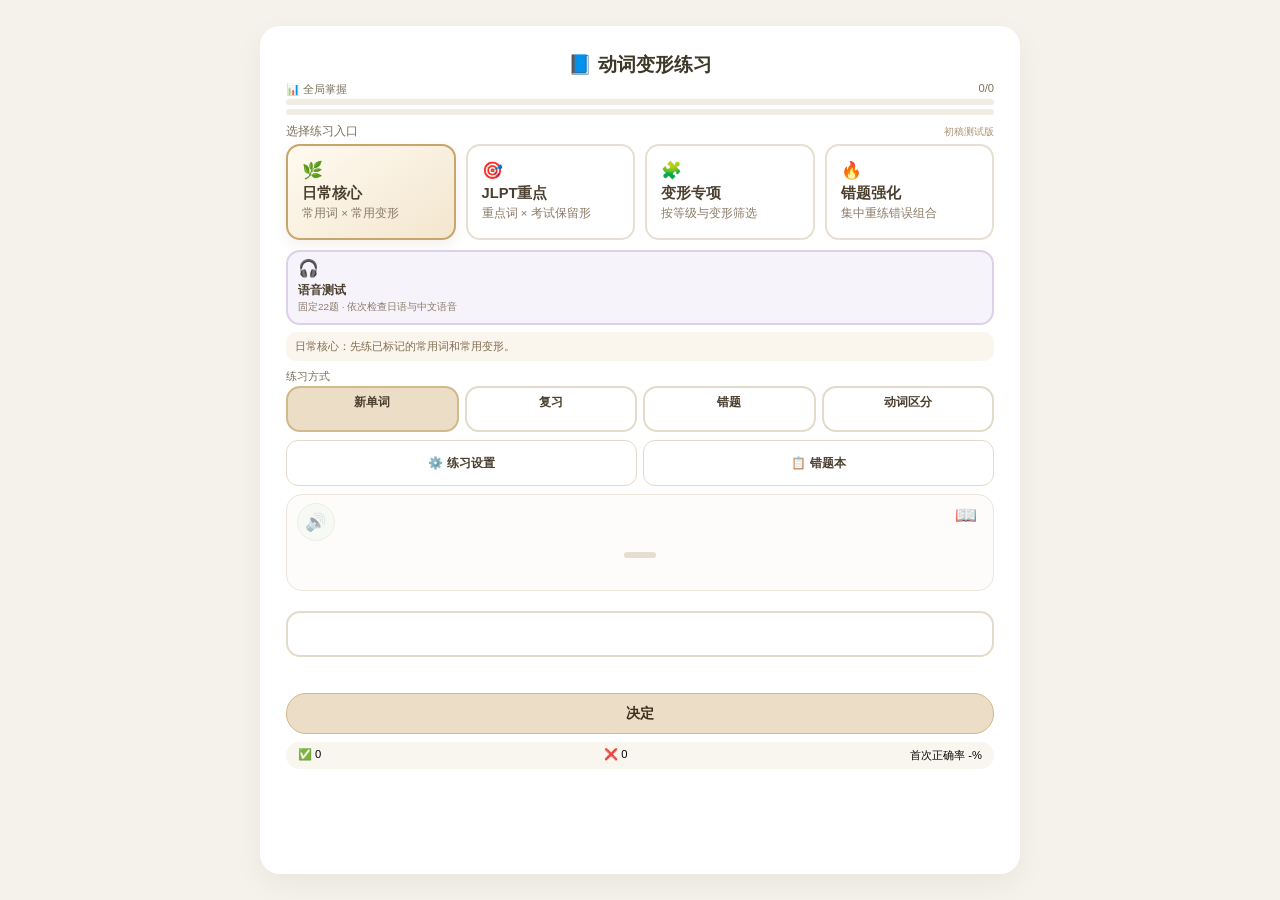
<file: index.html>
<!DOCTYPE html>
<html lang="ja">
<head>
  <meta charset="UTF-8">
  <meta name="viewport" content="width=device-width, initial-scale=1.0, viewport-fit=cover">
  <title>动词变形练习 · 全功能版</title>
  <link rel="stylesheet" href="style.css?v=audio-logic-1">
</head>
<body>
<div class="container">
  <h2>📘 动词变形练习</h2>
  
  <div class="label" style="display:flex;justify-content:space-between">
    <span>📊 全局掌握</span><span id="globalProgressText">0/0</span>
  </div>
  <div class="global-bar-wrap"><div class="global-bar" id="globalProgressBar"></div></div>
  <div class="bar-wrap"><div class="bar" id="progressBar"></div></div>

  <div class="entry-title"><span>选择练习入口</span><span>初稿测试版</span></div>
  <div class="entry-grid" id="entryGrid">
    <button type="button" class="entry-card on" data-entry="daily">
      <span class="entry-icon">🌿</span><strong>日常核心</strong><small>常用词 × 常用变形</small>
    </button>
    <button type="button" class="entry-card" data-entry="jlpt">
      <span class="entry-icon">🎯</span><strong>JLPT重点</strong><small>重点词 × 考试保留形</small>
    </button>
    <button type="button" class="entry-card" data-entry="forms">
      <span class="entry-icon">🧩</span><strong>变形专项</strong><small>按等级与变形筛选</small>
    </button>
    <button type="button" class="entry-card" data-entry="mistakes">
      <span class="entry-icon">🔥</span><strong>错题强化</strong><small>集中重练错误组合</small>
    </button>
    <a class="voice-test-link" href="voice-test.html?v=audio-logic-1">
      <span class="entry-icon">🎧</span><strong>语音测试</strong><small>固定22题 · 依次检查日语与中文语音</small>
    </a>
  </div>
  <div class="preset-note" id="presetNote">日常核心：先练已标记的常用词和常用变形。</div>
  
  <div class="label">练习方式</div>
  <div class="mode-row">
    <div class="mode-btn on" data-mode="new">新单词</div>
    <div class="mode-btn" data-mode="review">复习</div>
    <div class="mode-btn" data-mode="error">错题</div>
    <div class="mode-btn" data-mode="classify">动词区分</div>
  </div>

  <div class="top-actions">
    <button class="btn-small" id="settingsToggle">⚙️ 练习设置</button>
    <button class="btn-small" id="errBookBtn">📋 错题本</button>
  </div>

  <div class="collapsible hidden" id="settingsPanel">
    <div class="label">日常使用频率（可多选）</div>
    <div class="chip-row" id="usageChips">
      <span class="chip on" data-usage="high">常用</span>
      <span class="chip on" data-usage="normal">一般</span>
      <span class="chip" data-usage="low">不常用</span>
      <span class="chip" data-usage="pending">待补充</span>
    </div>
    <div class="label">JLPT重要度（初稿，可多选）</div>
    <div class="chip-row" id="examChips">
      <span class="chip on" data-exam="focus">考试重点</span>
      <span class="chip on" data-exam="common">考试常见</span>
      <span class="chip on" data-exam="supplement">补充词</span>
      <span class="chip on" data-exam="pending">待补充</span>
    </div>
    <div class="label">变形练习价值（可多选）</div>
    <div class="chip-row" id="formStatusChips">
      <span class="chip on" data-form-status="core">常用变形</span>
      <span class="chip" data-form-status="exam">考试保留</span>
      <span class="chip" data-form-status="rare">低频变形</span>
    </div>
    <div class="pilot-note" id="pilotNote">初稿只标记一部分代表词；未标记内容显示“待补充”。</div>
    <div class="label">变形种类（可多选）</div>
    <div class="chip-row" id="formChips">
      <span class="chip on" data-form="masu">礼貌形（ます）</span>
      <span class="chip on" data-form="te">て形（连接）</span>
      <span class="chip on" data-form="ta">た形（过去）</span>
      <span class="chip on" data-form="nai">ない形（否定）</span>
      <span class="chip on" data-form="potential">可能</span>
      <span class="chip on" data-form="volitional">意志</span>
      <span class="chip on" data-form="passive">被动形</span>
      <span class="chip on" data-form="causative">使役态</span>
      <span class="chip on" data-form="ba">假定形（ば）</span>
      <span class="chip on" data-form="imperative">命令</span>
      <span class="chip on" data-form="causativePassive">使役被动形</span>
      <span class="chip on" data-form="prohibition">禁止形（な）</span>
    </div>
    <div class="label">难度</div>
    <div class="chip-row" id="levelChips">
      <span class="chip on" data-level="N5">N5</span>
      <span class="chip on" data-level="N4">N4</span>
      <span class="chip on" data-level="N3">N3</span>
      <span class="chip on" data-level="N2">N2</span>
    </div>
    <div class="label">活用分类（可多选）</div>
    <div class="chip-row" id="typeChips">
      <span class="chip on" data-type="I">一类动词</span>
      <span class="chip on" data-type="II">二类动词</span>
      <span class="chip on" data-type="III">三类动词</span>
    </div>
    <div class="label">自他分类（可多选）</div>
    <div class="chip-row" id="transChips">
      <span class="chip on" data-trans="vi">自动词</span>
      <span class="chip on" data-trans="vt">他动词</span>
    </div>
    <div class="label">答对后的语音</div>
    <div class="chip-row" id="speechChips">
      <span class="chip on" id="autoSpeakChip" role="button" tabindex="0" aria-pressed="true">🔊 答对后自动朗读</span>
    </div>
    <div class="voice-controls" aria-label="语音音量和语速设置">
      <label class="voice-control" for="japaneseVolume">
        <span>日语音量 <output id="japaneseVolumeValue">85%</output></span>
        <input id="japaneseVolume" type="range" min="0" max="100" step="5" value="85">
      </label>
      <label class="voice-control" for="chineseVolume">
        <span>中文音量 <output id="chineseVolumeValue">100%</output></span>
        <input id="chineseVolume" type="range" min="0" max="100" step="5" value="100">
      </label>
      <label class="voice-control" for="chineseRate">
        <span>中文语速 <output id="chineseRateValue">0.88×</output></span>
        <input id="chineseRate" type="range" min="0.70" max="1.05" step="0.01" value="0.88">
      </label>
    </div>
    <div class="pilot-note" id="voiceStatus">正在载入日语和中文固定语音…</div>
    <div class="label">每轮数量</div>
    <div class="chip-row" id="numChips">
      <span class="chip on" data-num="10">10</span>
      <span class="chip" data-num="20">20</span>
      <span class="chip" data-num="30">30</span>
      <span class="chip" data-num="50">50</span>
    </div>
    <div class="filter-summary" id="filterSummary">正在计算当前范围…</div>
  </div>

  <div id="practiceArea">
    <div class="card">
      <button type="button" class="speak-btn" id="speakBtn" title="答对后可重播日语和中文" aria-label="答对后重播日语和中文" disabled>🔊</button>
      <button class="rule-btn" id="ruleBtn" title="变形规则">📖</button>
      <div class="verb" id="verb"></div>
      <div class="kana" id="kana"></div>
      <div class="question-tags" id="verbTags"></div>
      <div class="form-badge" id="form"></div>
      <div class="rule-box hidden" id="ruleBox"></div>
    </div>
    <div class="collapsible hidden" id="classifyArea">
      <div class="label">选择活用分类</div>
      <div class="chip-row" id="classTypeAnswers">
        <span class="chip" data-answer-type="I">一类动词</span>
        <span class="chip" data-answer-type="II">二类动词</span>
        <span class="chip" data-answer-type="III">三类动词</span>
      </div>
      <div class="label">选择自他分类</div>
      <div class="chip-row" id="classTransAnswers">
        <span class="chip" data-answer-trans="vi">自动词</span>
        <span class="chip" data-answer-trans="vt">他动词</span>
      </div>
    </div>
    <input type="text" id="answer" placeholder="">
    <div class="msg" id="msg"></div>
    <div class="btn-row">
      <button id="submitBtn">决定</button>
      <button id="nextBtn" class="next hidden">下一题</button>
    </div>
    <div id="resultInfo" class="hidden">
      <div class="info" id="meaning"></div>
      <div class="example" id="example"></div>
    </div>
    <div class="stats">
      <span>✅ <span id="ok">0</span></span>
      <span>❌ <span id="ng">0</span></span>
      <span>首次正确率 <span id="rate">-</span>%</span>
    </div>
  </div>

  <div id="resultArea" class="hidden">
    <div class="result-box">
      <h3>🎉 本轮完成</h3>
      <p id="resultText"></p>
    </div>
    <button id="retryBtn" style="width:100%;margin-bottom:6px">同样条件再来一组</button>
    <button id="resetBtn" style="width:100%;background:white;border:1px solid #ccc">返回设置</button>
  </div>
</div>

<div class="modal hidden" id="errModal">
  <div class="modal-box">
    <h3>📋 错题本</h3>
    <div id="errList"></div>
    <button id="closeErrBtn" style="width:100%;margin-top:8px">关闭</button>
    <button id="clearErrBtn" style="width:100%;background:#fae3e3;margin-top:4px">清空错题</button>
  </div>
</div>

<script src="verbs.js?v=audio-logic-1"></script>
<script src="app.js?v=audio-logic-2"></script>
</body>
</html>
</file>
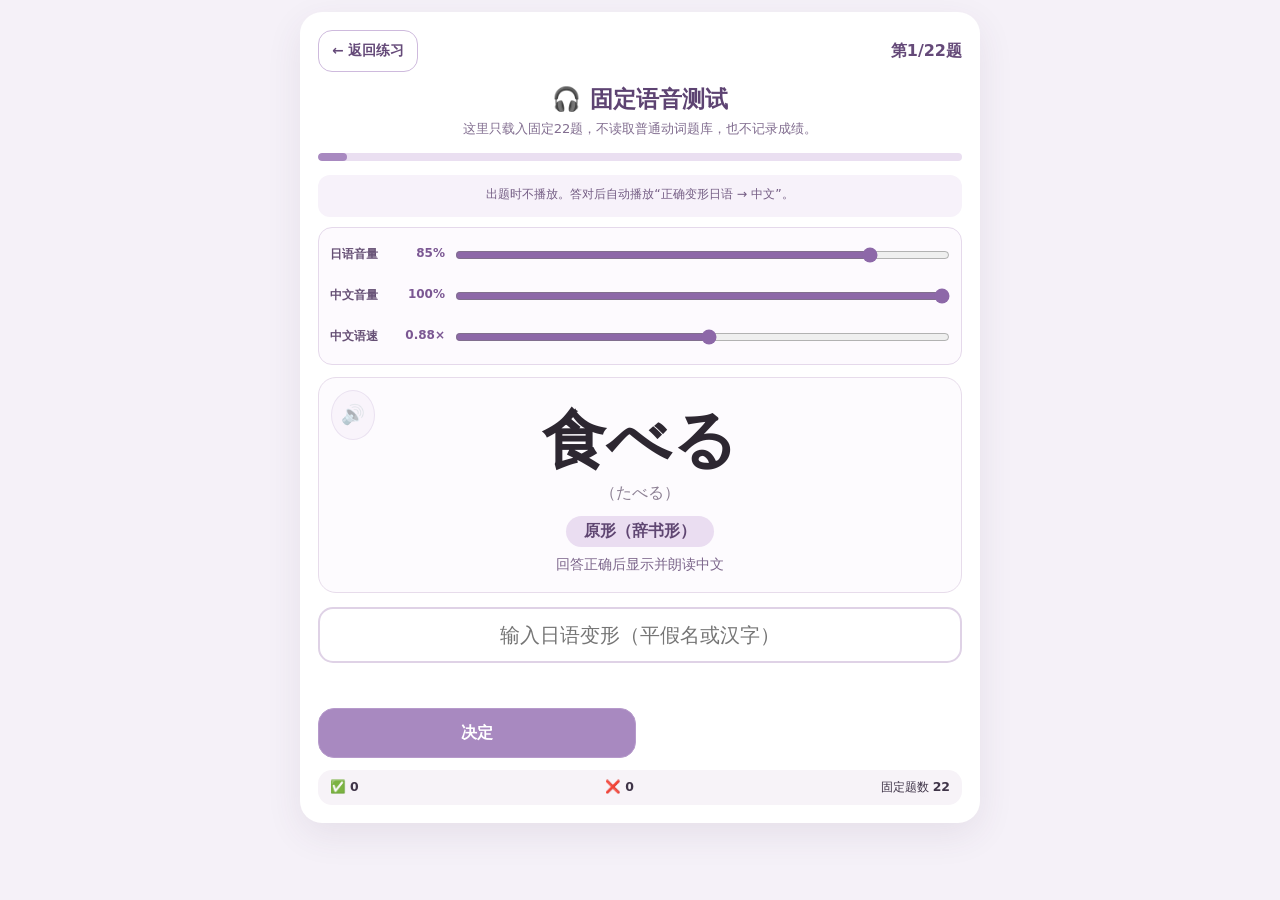
<file: voice-test.html>
<!DOCTYPE html>
<html lang="zh-CN">
<head>
  <meta charset="UTF-8">
  <meta name="viewport" content="width=device-width,initial-scale=1,viewport-fit=cover">
  <meta http-equiv="Cache-Control" content="no-cache, no-store, must-revalidate">
  <title>固定22题语音测试</title>
  <style>
    *{box-sizing:border-box;margin:0;padding:0}
    body{min-height:100vh;min-height:100dvh;background:#f5f1f8;color:#3f3448;font-family:system-ui,-apple-system,"Noto Sans SC","Noto Sans JP",sans-serif;padding:12px}
    .page{width:min(100%,680px);margin:0 auto;background:#fff;border-radius:22px;padding:18px;box-shadow:0 12px 36px rgba(76,50,94,.09)}
    .top{display:flex;align-items:center;justify-content:space-between;gap:12px}
    .back{display:inline-flex;align-items:center;min-height:42px;padding:8px 13px;border:1px solid #cebadd;border-radius:14px;background:#fff;color:#654a79;text-decoration:none;font-weight:700;font-size:.86rem}
    .counter{font-size:1rem;font-weight:800;color:#654a79;white-space:nowrap}
    h1{text-align:center;font-size:1.45rem;margin:12px 0 4px;color:#5d4372}
    .sub{text-align:center;color:#826e90;font-size:.82rem;line-height:1.5}
    .bar-wrap{height:8px;background:#eadff1;border-radius:999px;overflow:hidden;margin:14px 0}
    .bar{height:100%;width:4.55%;background:#a889c0;border-radius:999px;transition:width .2s ease}
    .audio-status{min-height:42px;padding:10px 12px;border-radius:12px;background:#f7f2fa;color:#745d84;text-align:center;font-size:.78rem;line-height:1.45;margin-bottom:10px}
    .voice-controls{display:grid;gap:9px;margin-bottom:12px;padding:11px;border:1px solid #e5d9eb;border-radius:14px;background:#fdfafe}
    .voice-control{display:grid;grid-template-columns:115px minmax(0,1fr);align-items:center;gap:10px;color:#654f74;font-size:.75rem;font-weight:800}
    .voice-control>span{display:flex;justify-content:space-between;gap:5px;white-space:nowrap}.voice-control output{color:#7b5793;font-variant-numeric:tabular-nums}
    .voice-control input[type="range"]{width:100%;min-height:32px;height:32px;margin:0;padding:0;border:0;border-radius:0;background:transparent;box-shadow:none;accent-color:#8d68a8;cursor:pointer}
    .question{position:relative;text-align:center;border:1px solid #e7dceb;border-radius:18px;padding:24px 12px 18px;background:#fdfbfe}
    .speak{position:absolute;left:12px;top:12px;width:44px;height:44px;border:1px solid #cdb9dc;border-radius:50%;background:#f3eaf8;color:#654a79;font-size:1.2rem;cursor:pointer}
    .speak:disabled{opacity:.38;cursor:not-allowed}
    .verb{font-size:clamp(2.5rem,11vw,4rem);font-weight:800;color:#2d2731;line-height:1.2}
    .reading{margin-top:5px;color:#8d8094;font-size:1rem}
    .form{display:inline-block;margin-top:12px;padding:5px 18px;border-radius:999px;background:#eaddf1;color:#5f4672;font-size:1rem;font-weight:800}
    .meaning{margin-top:9px;color:#7c668b;font-size:.86rem}
    input{width:100%;min-height:56px;margin:14px 0 9px;padding:10px 14px;border:2px solid #dfd2e6;border-radius:15px;text-align:center;font-size:1.25rem;outline:none}
    input:focus{border-color:#a889c0;box-shadow:0 0 0 3px rgba(168,137,192,.14)}
    input.wrong{border-color:#d88478;background:#fff8f7}
    input:disabled{background:#f2eff3;color:#9a929e}
    .message{min-height:30px;text-align:center;font-weight:800;line-height:1.45;margin-bottom:6px}
    .ok{color:#477445}.bad{color:#b3483c}
    button{min-height:50px;border:1px solid #b69acb;border-radius:16px;background:#a889c0;color:#fff;font-weight:800;font-size:1rem;cursor:pointer}
    .actions{display:grid;grid-template-columns:1fr 1fr;gap:9px}
    .next{background:#6d9b68;border-color:#5e895a}
    .hidden{display:none!important}
    .answer-info{margin-top:10px;padding:13px;border-radius:14px;background:#eef7eb;border-left:5px solid #7da676;color:#355e34;line-height:1.6}
    .answer-info strong{display:block;font-size:1.3rem}
    .stats{display:flex;justify-content:space-between;gap:8px;margin-top:12px;padding:9px 12px;border-radius:14px;background:#f7f3f8;font-size:.78rem}
    .finish{text-align:center;padding:28px 12px}
    .finish h2{color:#4d7549;margin-bottom:10px}
    .finish p{line-height:1.7;color:#5f5266}
    .finish a{display:block;margin-top:16px;padding:13px;border-radius:15px;background:#76558e;color:#fff;text-decoration:none;font-weight:800}
    audio{display:none}
    @media(max-width:599px){body{padding:0;background:#fff}.page{min-height:100vh;min-height:100dvh;border-radius:0;box-shadow:none;padding:max(15px,env(safe-area-inset-top)) max(15px,env(safe-area-inset-right)) max(15px,env(safe-area-inset-bottom)) max(15px,env(safe-area-inset-left))}.question{padding-top:28px}.stats{font-size:.74rem}}
  </style>
</head>
<body>
<main class="page">
  <div class="top">
    <a class="back" href="index.html?v=audio-logic-1">← 返回练习</a>
    <span class="counter" id="counter">第1/22题</span>
  </div>
  <h1>🎧 固定语音测试</h1>
  <p class="sub">这里只载入固定22题，不读取普通动词题库，也不记录成绩。</p>
  <div class="bar-wrap"><div class="bar" id="bar"></div></div>
  <div class="audio-status" id="audioStatus">出题时不播放。答对后自动播放“正确变形日语 → 中文”。</div>

  <div class="voice-controls" aria-label="语音音量和语速设置">
    <label class="voice-control" for="japaneseVolume">
      <span>日语音量 <output id="japaneseVolumeValue">85%</output></span>
      <input id="japaneseVolume" type="range" min="0" max="100" step="5" value="85">
    </label>
    <label class="voice-control" for="chineseVolume">
      <span>中文音量 <output id="chineseVolumeValue">100%</output></span>
      <input id="chineseVolume" type="range" min="0" max="100" step="5" value="100">
    </label>
    <label class="voice-control" for="chineseRate">
      <span>中文语速 <output id="chineseRateValue">0.88×</output></span>
      <input id="chineseRate" type="range" min="0.70" max="1.05" step="0.01" value="0.88">
    </label>
  </div>

  <section id="testArea">
    <div class="question">
      <button type="button" class="speak" id="speakBtn" aria-label="答对后重播日语和中文" title="答对后可重播日语和中文" disabled>🔊</button>
      <div class="verb" id="verb"></div>
      <div class="reading" id="reading"></div>
      <div class="form" id="form"></div>
      <div class="meaning" id="meaningHint">回答正确后显示并朗读中文</div>
    </div>
    <input type="text" id="answer" placeholder="输入日语变形（平假名或汉字）" autocomplete="off" autocapitalize="off" spellcheck="false">
    <div class="message" id="message"></div>
    <div class="actions" id="actions">
      <button type="button" id="submitBtn">决定</button>
      <button type="button" class="next hidden" id="nextBtn">下一题</button>
    </div>
    <div class="answer-info hidden" id="answerInfo"></div>
    <div class="stats"><span>✅ <b id="okCount">0</b></span><span>❌ <b id="wrongCount">0</b></span><span>固定题数 <b>22</b></span></div>
  </section>

  <section class="finish hidden" id="finishArea">
    <h2>22题语音测试完成</h2>
    <p id="finishText"></p>
    <a href="voice-test.html?v=audio-logic-1">重新测试22题</a>
    <a href="index.html?v=audio-logic-1">返回普通练习</a>
  </section>
  <audio id="voicePlayer" preload="auto" playsinline></audio>
</main>

<script>
(function() {
  'use strict';

  var QUESTIONS = [
    {base:'食べる',baseReading:'たべる',form:'原形（辞书形）',answer:'たべる',japanese:'食べる',meaning:'吃',jp:'audio/nemo-f6/taberu.mp3',zh:'audio/zh-melo-v2/chi.mp3'},
    {base:'食べる',baseReading:'たべる',form:'可能形',answer:'たべられる',japanese:'食べられる',meaning:'能吃',jp:'audio/nemo-f6/taberareru.mp3',zh:'audio/zh-melo-v2/neng-chi.mp3'},
    {base:'食べる',baseReading:'たべる',form:'被动形',answer:'たべられる',japanese:'食べられる',meaning:'被吃',jp:'audio/nemo-f6/taberareru.mp3',zh:'audio/zh-melo-v2/bei-chi.mp3'},
    {base:'食べる',baseReading:'たべる',form:'使役被动形',answer:'たべさせられる',japanese:'食べさせられる',meaning:'被迫吃',jp:'audio/nemo-f6/tabesaserareru.mp3',zh:'audio/zh-melo-v2/bei-po-chi.mp3'},
    {base:'行く',baseReading:'いく',form:'原形（辞书形）',answer:'いく',japanese:'行く',meaning:'去',jp:'audio/nemo-f6/iku.mp3',zh:'audio/zh-melo-v2/qu.mp3'},
    {base:'行く',baseReading:'いく',form:'て形',answer:'いって',japanese:'行って',meaning:'去',jp:'audio/nemo-f6/itte.mp3',zh:'audio/zh-melo-v2/qu.mp3'},
    {base:'行く',baseReading:'いく',form:'过去形（た形）',answer:'いった',japanese:'行った',meaning:'去了',jp:'audio/nemo-f6/itta.mp3',zh:'audio/zh-melo-v2/qu-le.mp3'},
    {base:'来る',baseReading:'くる',form:'否定形（ない形）',answer:'こない',japanese:'来ない',meaning:'不来',jp:'audio/nemo-f6/konai.mp3',zh:'audio/zh-melo-v2/bu-lai.mp3'},
    {base:'来る',baseReading:'くる',form:'可能形',answer:'こられる',japanese:'来られる',meaning:'能来',jp:'audio/nemo-f6/korareru.mp3',zh:'audio/zh-melo-v2/neng-lai.mp3'},
    {base:'来る',baseReading:'くる',form:'被动形',answer:'こられる',japanese:'来られる',meaning:'因为有人来而受到影响',jp:'audio/nemo-f6/korareru.mp3',zh:'audio/zh-melo-v2/yin-lai-er-shou-ying-xiang.mp3'},
    {base:'する',baseReading:'する',form:'原形（辞书形）',answer:'する',japanese:'する',meaning:'做',jp:'audio/nemo-f6/suru.mp3',zh:'audio/zh-melo-v2/zuo.mp3'},
    {base:'する',baseReading:'する',form:'可能形',answer:'できる',japanese:'できる',meaning:'能做',jp:'audio/nemo-f6/dekiru.mp3',zh:'audio/zh-melo-v2/neng-zuo.mp3'},
    {base:'読む',baseReading:'よむ',form:'原形（辞书形）',answer:'よむ',japanese:'読む',meaning:'读',jp:'audio/nemo-f6/yomu.mp3',zh:'audio/zh-melo-v2/du.mp3'},
    {base:'読む',baseReading:'よむ',form:'て形',answer:'よんで',japanese:'読んで',meaning:'读',jp:'audio/nemo-f6/yonde.mp3',zh:'audio/zh-melo-v2/du.mp3'},
    {base:'書く',baseReading:'かく',form:'原形（辞书形）',answer:'かく',japanese:'書く',meaning:'写',jp:'audio/nemo-f6/kaku.mp3',zh:'audio/zh-melo-v2/xie.mp3'},
    {base:'書く',baseReading:'かく',form:'假定形（ば形）',answer:'かけば',japanese:'書けば',meaning:'如果写',jp:'audio/nemo-f6/kakeba.mp3',zh:'audio/zh-melo-v2/ru-guo-xie.mp3'},
    {base:'話す',baseReading:'はなす',form:'原形（辞书形）',answer:'はなす',japanese:'話す',meaning:'说',jp:'audio/nemo-f6/hanasu.mp3',zh:'audio/zh-melo-v2/shuo.mp3'},
    {base:'話す',baseReading:'はなす',form:'使役被动形',answer:'はなさせられる',japanese:'話させられる',meaning:'被迫说',jp:'audio/nemo-f6/hanasaserareru.mp3',zh:'audio/zh-melo-v2/bei-po-shuo.mp3'},
    {base:'見る',baseReading:'みる',form:'原形（辞书形）',answer:'みる',japanese:'見る',meaning:'看',jp:'audio/nemo-f6/miru.mp3',zh:'audio/zh-melo-v2/kan.mp3'},
    {base:'見る',baseReading:'みる',form:'否定形（ない形）',answer:'みない',japanese:'見ない',meaning:'不看',jp:'audio/nemo-f6/minai.mp3',zh:'audio/zh-melo-v2/bu-kan.mp3'},
    {base:'起きる',baseReading:'おきる',form:'意志形',answer:'おきよう',japanese:'起きよう',meaning:'起床吧',jp:'audio/nemo-f6/okiyou.mp3',zh:'audio/zh-melo-v2/qi-chuang-ba.mp3'},
    {base:'泳ぐ',baseReading:'およぐ',form:'过去形（た形）',answer:'およいだ',japanese:'泳いだ',meaning:'游泳了',jp:'audio/nemo-f6/oyoida.mp3',zh:'audio/zh-melo-v2/you-yong-le.mp3'}
  ];

  var index = 0;
  var answered = false;
  var hadError = false;
  var okCount = 0;
  var wrongCount = 0;
  var audioQueue = [];
  var currentAudioKind = '';
  var nextAudioTimer = null;

  function readStoredNumber(key, fallback, min, max) {
    try {
      var value = parseFloat(localStorage.getItem(key));
      if (Number.isFinite(value) && value >= min && value <= max) return value;
    } catch (error) {}
    return fallback;
  }

  var japaneseVolume = readStoredNumber('verb_japanese_volume', 0.85, 0, 1);
  var chineseVolume = readStoredNumber('verb_chinese_volume', 1, 0, 1);
  var chineseRate = readStoredNumber('verb_chinese_rate', 0.88, 0.70, 1.05);

  var counter = document.getElementById('counter');
  var bar = document.getElementById('bar');
  var verb = document.getElementById('verb');
  var reading = document.getElementById('reading');
  var form = document.getElementById('form');
  var meaningHint = document.getElementById('meaningHint');
  var audioStatus = document.getElementById('audioStatus');
  var speakBtn = document.getElementById('speakBtn');
  var answer = document.getElementById('answer');
  var message = document.getElementById('message');
  var submitBtn = document.getElementById('submitBtn');
  var nextBtn = document.getElementById('nextBtn');
  var answerInfo = document.getElementById('answerInfo');
  var player = document.getElementById('voicePlayer');
  var japaneseVolumeInput = document.getElementById('japaneseVolume');
  var japaneseVolumeValue = document.getElementById('japaneseVolumeValue');
  var chineseVolumeInput = document.getElementById('chineseVolume');
  var chineseVolumeValue = document.getElementById('chineseVolumeValue');
  var chineseRateInput = document.getElementById('chineseRate');
  var chineseRateValue = document.getElementById('chineseRateValue');

  function currentQuestion() { return QUESTIONS[index]; }

  function normalize(value) {
    return String(value || '').normalize('NFKC').replace(/[\s。．.]/g, '').replace(/[ァ-ヶ]/g, function(character) {
      return String.fromCharCode(character.charCodeAt(0) - 96);
    });
  }

  function audioUrl(path) {
    return new URL(path, window.location.href).href;
  }

  function saveAudioSettings() {
    try {
      localStorage.setItem('verb_japanese_volume', String(japaneseVolume));
      localStorage.setItem('verb_chinese_volume', String(chineseVolume));
      localStorage.setItem('verb_chinese_rate', String(chineseRate));
    } catch (error) {}
  }

  function renderAudioSettings() {
    japaneseVolumeInput.value = String(Math.round(japaneseVolume * 100));
    japaneseVolumeValue.textContent = Math.round(japaneseVolume * 100) + '%';
    chineseVolumeInput.value = String(Math.round(chineseVolume * 100));
    chineseVolumeValue.textContent = Math.round(chineseVolume * 100) + '%';
    chineseRateInput.value = chineseRate.toFixed(2);
    chineseRateValue.textContent = chineseRate.toFixed(2) + '×';
  }

  function applyCurrentAudioSettings() {
    if (currentAudioKind === 'zh') {
      player.volume = chineseVolume;
      player.playbackRate = chineseRate;
      player.defaultPlaybackRate = chineseRate;
    } else {
      player.volume = japaneseVolume;
      player.playbackRate = 1;
      player.defaultPlaybackRate = 1;
    }
    player.preservesPitch = true;
    player.webkitPreservesPitch = true;
  }

  function stopAudio() {
    audioQueue = [];
    currentAudioKind = '';
    if (nextAudioTimer !== null) {
      clearTimeout(nextAudioTimer);
      nextAudioTimer = null;
    }
    try { player.pause(); player.currentTime = 0; } catch (error) {}
  }

  function playNextAudio() {
    nextAudioTimer = null;
    if (!audioQueue.length) {
      currentAudioKind = '';
      audioStatus.textContent = '播放完成。';
      return;
    }
    var item = audioQueue.shift();
    currentAudioKind = item.kind;
    player.src = audioUrl(item.path);
    applyCurrentAudioSettings();
    player.load();
    audioStatus.textContent = item.label;
    var playResult;
    try { playResult = player.play(); }
    catch (error) {
      audioQueue = [];
      audioStatus.textContent = '播放失败，请在答对后点左侧扬声器重试。';
      return;
    }
    if (playResult && typeof playResult.catch === 'function') {
      playResult.catch(function() {
        audioQueue = [];
        audioStatus.textContent = '浏览器阻止了播放，请在答对后点左侧扬声器重试。';
      });
    }
  }

  function continueAudioQueue() {
    if (currentAudioKind === 'ja' && audioQueue.length && audioQueue[0].kind === 'zh') {
      audioStatus.textContent = '日语播放完成，准备播放中文…';
      nextAudioTimer = setTimeout(playNextAudio, 260);
    } else {
      playNextAudio();
    }
  }

  function playItems(items) {
    stopAudio();
    audioQueue = items.slice();
    playNextAudio();
  }

  player.addEventListener('ended', continueAudioQueue);
  player.addEventListener('error', function() {
    var failed = player.currentSrc ? player.currentSrc.split('/').pop() : '未知文件';
    audioStatus.textContent = '语音文件读取失败：' + failed;
    continueAudioQueue();
  });

  function playCorrectSequence() {
    if (!answered) return;
    var question = currentQuestion();
    playItems([
      {kind:'ja',path:question.jp,label:'正在播放正确变形日语：' + question.japanese},
      {kind:'zh',path:question.zh,label:'正在播放中文：' + question.meaning}
    ]);
  }

  function renderQuestion(autoFocus) {
    stopAudio();
    var question = currentQuestion();
    counter.textContent = '第' + (index + 1) + '/22题';
    bar.style.width = (((index + 1) / QUESTIONS.length) * 100).toFixed(2) + '%';
    verb.textContent = question.base;
    reading.textContent = '（' + question.baseReading + '）';
    form.textContent = question.form;
    meaningHint.textContent = '回答正确后显示并朗读中文';
    audioStatus.textContent = '出题时不播放。答对后自动播放“正确变形日语 → 中文”。';
    answer.value = '';
    answer.className = '';
    answer.disabled = false;
    message.textContent = '';
    answerInfo.classList.add('hidden');
    answerInfo.innerHTML = '';
    submitBtn.classList.remove('hidden');
    nextBtn.classList.add('hidden');
    speakBtn.disabled = true;
    answered = false;
    hadError = false;
    if (autoFocus) {
      try { answer.focus({preventScroll:true}); } catch (error) { answer.focus(); }
    } else {
      answer.blur();
    }
  }

  function checkAnswer() {
    if (answered) return;
    var question = currentQuestion();
    var value = normalize(answer.value);
    if (!value) return;
    var correct = value === normalize(question.answer) || value === normalize(question.japanese);
    if (!correct) {
      if (!hadError) { wrongCount++; document.getElementById('wrongCount').textContent = wrongCount; }
      hadError = true;
      answer.value = '';
      answer.className = 'wrong';
      message.innerHTML = '<span class="bad">错误，正确答案：' + question.japanese + '（' + question.answer + '）<br>请重新输入正确答案</span>';
      try { answer.focus({preventScroll:true}); } catch (error) { answer.focus(); }
      return;
    }

    if (!hadError) { okCount++; document.getElementById('okCount').textContent = okCount; }
    answered = true;
    answer.className = '';
    answer.disabled = true;
    speakBtn.disabled = false;
    message.innerHTML = '<span class="ok">✔ 正确</span>';
    answerInfo.innerHTML = '<span>正确变形</span><strong>' + question.japanese + '（' + question.answer + '）</strong><span>中文：' + question.meaning + '</span>';
    answerInfo.classList.remove('hidden');
    meaningHint.textContent = '中文：' + question.meaning;
    submitBtn.classList.add('hidden');
    nextBtn.classList.remove('hidden');
    nextBtn.textContent = index === QUESTIONS.length - 1 ? '完成测试' : '下一题';
    playCorrectSequence();
  }

  function nextQuestion() {
    if (!answered) return;
    if (index >= QUESTIONS.length - 1) {
      stopAudio();
      document.getElementById('testArea').classList.add('hidden');
      document.getElementById('finishArea').classList.remove('hidden');
      counter.textContent = '第22/22题 · 已完成';
      bar.style.width = '100%';
      document.getElementById('finishText').textContent = '固定22题已全部完成。首次答对 ' + okCount + ' 题，答错过 ' + wrongCount + ' 题。';
      audioStatus.textContent = '语音测试完成。';
      return;
    }
    index++;
    renderQuestion(true);
  }

  speakBtn.addEventListener('click', playCorrectSequence);
  submitBtn.addEventListener('click', checkAnswer);
  nextBtn.addEventListener('click', nextQuestion);
  answer.addEventListener('keydown', function(event) {
    if (event.key !== 'Enter') return;
    if (answered) nextQuestion();
    else checkAnswer();
  });
  japaneseVolumeInput.addEventListener('input', function() {
    japaneseVolume = Math.max(0, Math.min(1, parseInt(japaneseVolumeInput.value, 10) / 100));
    saveAudioSettings(); renderAudioSettings(); applyCurrentAudioSettings();
  });
  chineseVolumeInput.addEventListener('input', function() {
    chineseVolume = Math.max(0, Math.min(1, parseInt(chineseVolumeInput.value, 10) / 100));
    saveAudioSettings(); renderAudioSettings(); applyCurrentAudioSettings();
  });
  chineseRateInput.addEventListener('input', function() {
    chineseRate = Math.max(0.70, Math.min(1.05, parseFloat(chineseRateInput.value)));
    saveAudioSettings(); renderAudioSettings(); applyCurrentAudioSettings();
  });

  window.__VOICE_TEST_QUESTIONS__ = QUESTIONS;
  window.__VOICE_TEST_STATE__ = function() {
    return {index:index,answered:answered,okCount:okCount,wrongCount:wrongCount,audioQueue:audioQueue.slice(),currentAudioKind:currentAudioKind};
  };
  renderAudioSettings();
  renderQuestion(false);
})();
</script>
</body>
</html>
</file>
<file: style.css>
*{margin:0;padding:0;box-sizing:border-box}
    body{font-family:sans-serif;background:#f5f2eb;display:flex;justify-content:center;padding:8px;min-height:100vh}
    .container{max-width:400px;width:100%;background:#fff;border-radius:20px;padding:16px;box-shadow:0 10px 30px rgba(0,0,0,0.05)}
    h2{font-size:1.2rem;color:#3d3929;margin-bottom:4px;text-align:center}
    .global-bar-wrap{background:#f1ede4;height:6px;border-radius:6px;margin-bottom:4px;overflow:hidden}
    .global-bar{height:100%;width:0;background:#a3b89b;border-radius:6px}
    .bar-wrap{background:#f1ede4;height:6px;border-radius:6px;margin-bottom:8px;overflow:hidden}
    .bar{height:100%;width:0;background:#c2a771;border-radius:6px}
    .entry-title{display:flex;align-items:center;justify-content:space-between;font-size:.72rem;color:#7c705b;margin:9px 0 5px}
    .entry-title span:last-child{font-size:.64rem;color:#ad9070}
    .entry-grid{display:grid;grid-template-columns:repeat(2,minmax(0,1fr));gap:7px;margin-bottom:7px}
    .entry-card{display:block;min-width:0;min-height:74px;padding:9px 10px;border:2px solid #e7dfd2;border-radius:14px;background:#fff;text-align:left;color:#4b3f2f;cursor:pointer;text-decoration:none}
    .entry-card.on{border-color:#c7a66c;background:linear-gradient(145deg,#fffaf0,#f3e6cf);box-shadow:0 5px 14px rgba(116,86,43,.09)}
    .entry-card .entry-icon{display:block;font-size:1.05rem;line-height:1;margin-bottom:5px}
    .entry-card strong{display:block;font-size:.78rem;line-height:1.2}
    .entry-card small{display:block;margin-top:3px;font-size:.62rem;line-height:1.3;color:#8a7b68;font-weight:500}
    .voice-test-entry{grid-column:1/-1;min-height:62px;background:#f7f3fb;border-color:#ddd0ea}
    .voice-test-entry.on{border-color:#a98bc5;background:linear-gradient(145deg,#fbf7ff,#eee3f7);box-shadow:0 5px 14px rgba(92,62,119,.1)}
    .voice-test-link{grid-column:1/-1;display:block;min-width:0;min-height:62px;padding:9px 10px;border:2px solid #ddd0ea;border-radius:14px;background:#f7f3fb;text-align:left;color:#4b3f2f;cursor:pointer;text-decoration:none}
    .voice-test-link .entry-icon{display:block;font-size:1.05rem;line-height:1;margin-bottom:5px}
    .voice-test-link strong{display:block;font-size:.78rem;line-height:1.2}
    .voice-test-link small{display:block;margin-top:3px;font-size:.62rem;line-height:1.3;color:#8a7b68;font-weight:500}
    .preset-note{background:#faf6ee;border-radius:10px;padding:7px 9px;margin-bottom:8px;font-size:.67rem;line-height:1.45;color:#806c50}
    .mode-row{display:flex;gap:6px;margin-bottom:8px}
    .mode-btn{flex:1;background:white;border:2px solid #e3dacb;padding:6px;border-radius:14px;font-size:0.75rem;font-weight:600;color:#4b3f2f;text-align:center;cursor:pointer}
    .mode-btn.on{background:#ebddc6;border-color:#d2b88a}
    .top-actions{display:flex;gap:6px;margin-bottom:8px}
    .btn-small{flex:1;background:white;border:1px solid #e3dacb;padding:6px 10px;border-radius:12px;font-size:0.75rem;font-weight:600;color:#4b3f2f;cursor:pointer;text-align:center}
    .collapsible{background:#faf8f3;border:1px solid #efe8da;border-radius:12px;padding:8px;margin-bottom:8px}
    .chip-row{display:flex;flex-wrap:wrap;gap:4px;margin-bottom:4px}
    .chip{background:white;border:2px solid #e3dacb;padding:4px 10px;border-radius:14px;font-size:0.7rem;font-weight:600;color:#4b3f2f;cursor:pointer}
    .chip.on{background:#ebddc6;border-color:#d2b88a}
    .label{font-size:0.7rem;color:#7c705b;margin-bottom:2px}
    .filter-summary{background:#f2eee6;border-radius:10px;padding:8px 9px;margin-top:7px;font-size:.68rem;line-height:1.45;color:#6f604d}
    .pilot-note{font-size:.64rem;line-height:1.45;color:#9b7c56;margin:2px 0 8px;padding-left:2px}
    .voice-controls{display:grid;gap:8px;margin:7px 0 8px;padding:10px;border:1px solid #e8dfd1;border-radius:12px;background:#fffdf9}
    .voice-control{display:grid;grid-template-columns:106px minmax(0,1fr);align-items:center;gap:10px;color:#655847;font-size:.7rem;font-weight:700}
    .voice-control>span{display:flex;justify-content:space-between;gap:5px;white-space:nowrap}
    .voice-control output{color:#8b6841;font-variant-numeric:tabular-nums}
    .voice-control input[type="range"]{width:100%;min-height:32px;height:32px;margin:0;padding:0;border:0;border-radius:0;background:transparent;box-shadow:none;accent-color:#a77e4b;cursor:pointer}
    .voice-control input[type="range"]:focus{box-shadow:none;outline:2px solid rgba(167,126,75,.22);outline-offset:2px}
    .card{text-align:center;background:#fdfcfa;border:1px solid #ede7db;border-radius:16px;padding:20px 10px;margin-bottom:12px;position:relative}
    .verb{font-size:2.5rem;font-weight:700;color:#2b2a24}
    .kana{color:#9b8e7c;font-size:0.9rem;margin:4px 0}
    .form-badge{display:inline-block;background:#e5ded0;color:#4e4334;padding:3px 16px;border-radius:20px;font-size:0.9rem;font-weight:600;margin:8px 0}
    .question-tags{display:flex;flex-wrap:wrap;justify-content:center;gap:5px;min-height:21px;margin:7px 0 1px}
    .meta-tag{display:inline-flex;align-items:center;padding:3px 8px;border-radius:999px;font-size:.62rem;line-height:1.2;font-weight:700;border:1px solid transparent}
    .tag-level{background:#eee9df;color:#6f6250}
    .tag-daily-high{background:#e2f2df;color:#416d3a}.tag-daily-normal{background:#edf4e9;color:#607a56}.tag-daily-low{background:#f0efed;color:#79746d}.tag-daily-pending{background:#f6f3ee;color:#a0988d}
    .tag-exam-focus{background:#fff0d4;color:#96601d;border-color:#f1d39d}.tag-exam-common{background:#fff6e6;color:#9a733d}.tag-exam-supplement{background:#f7f1e6;color:#8d7d63}.tag-exam-pending{background:#f6f3ee;color:#a0988d}
    .tag-form-core{background:#dfeee9;color:#397064}.tag-form-exam{background:#eee6f7;color:#6b4e87}.tag-form-rare{background:#f2eeee;color:#8b6969}.tag-special-translation{background:#ffe8c7;color:#945316;border-color:#efc47f}.tag-meaning-sense{background:#e5effa;color:#3d6488;border-color:#bdd2e8}
    .tag-voice-test{background:#eee3f7;color:#6b4e87;border-color:#d6c2e7}
    .speak-btn{position:absolute;top:8px;left:10px;display:flex;align-items:center;justify-content:center;flex:none;width:38px;height:38px;padding:0;border:1px solid #d5dfd0;border-radius:50%;background:#f1f7ee;color:#4e7047;font-size:1.08rem;line-height:1;cursor:pointer}
    .speak-btn:hover{background:#e4f0df}.speak-btn.speaking{background:#d4e8cc;border-color:#9fbe94;transform:scale(1.04)}
    .speak-btn:disabled{opacity:.45;cursor:not-allowed;transform:none}
    .rule-btn{position:absolute;top:8px;right:10px;background:none;border:none;font-size:1.1rem;cursor:pointer;color:#b0a590;padding:2px 6px;border-radius:8px}
    .rule-btn:hover{background:#f0ebe0}
    .rule-box{background:#fdf9f0;border:1px solid #e8dfcc;border-radius:10px;padding:10px;margin-top:8px;text-align:left;font-size:0.7rem;color:#5f5340;line-height:1.5}
    .rule-box strong{color:#8b6f4b;font-size:0.75rem}
    .rule-box em{color:#b85c3a;font-style:normal;font-weight:600}
    input{width:100%;font-size:1.2rem;padding:10px;border:2px solid #e3dacb;border-radius:14px;text-align:center;outline:none;margin:8px 0}
    input.wrong{border-color:#e0887a;background:#fff8f7}
    .msg{min-height:24px;font-weight:600;text-align:center;margin-bottom:4px}
    .green{color:#4a7345}.red{color:#bc4a3c}
    .btn-row{display:flex;gap:6px}
    button{flex:1;background:#ebddc6;border:1px solid #d2b88a;padding:10px;border-radius:20px;font-weight:600;font-size:0.9rem;color:#3f3221;cursor:pointer}
    button.next{background:#d4e8cc;border-color:#a3c497;color:#3a5532}
    .info{background:#f0f7ed;border-radius:10px;padding:8px;font-size:0.8rem;margin-top:8px;color:#4a6b3a}
    #meaning{background:#edf7e9;border:1px solid #cfe1c8;border-left:5px solid #79a56f;padding:12px 14px;text-align:left}
    .meaning-label{display:block;font-size:.76rem;font-weight:700;color:#66805f;letter-spacing:.02em}
    .meaning-answer{display:block;margin-top:4px;font-size:1.38rem;line-height:1.45;font-weight:800;color:#285227;word-break:break-word}
    .meaning-origin{display:block;margin-top:5px;font-size:.78rem;line-height:1.45;color:#71806d}
    .example{background:#f5f0e7;border-radius:10px;padding:8px;font-size:0.8rem;margin-top:4px;color:#7b6e5b}
    .stats{display:flex;justify-content:space-between;font-size:0.7rem;background:#f9f6f0;padding:6px 12px;border-radius:14px;margin-top:8px}
    .hidden{display:none !important}
    .result-box{text-align:center;padding:20px;background:#fdfcfa;border-radius:16px;margin-bottom:12px}
    .result-box h3{color:#4a7345;margin-bottom:8px}
    .result-box p{font-size:0.9rem;color:#3d3929}
    .modal{position:fixed;top:0;left:0;width:100%;height:100%;background:rgba(0,0,0,0.3);display:flex;align-items:center;justify-content:center;z-index:100}
    .modal-box{background:white;border-radius:16px;padding:16px;max-width:340px;width:90%;max-height:70vh;overflow-y:auto}
    .modal-box h3{font-size:0.9rem;margin-bottom:8px}
    .err-item{display:flex;justify-content:space-between;align-items:center;background:#fdf5f5;padding:6px 10px;border-radius:10px;margin-bottom:4px;font-size:0.65rem;gap:6px}
    .err-item button{padding:3px 8px;font-size:0.6rem;flex:0}
    html{-webkit-text-size-adjust:100%;text-size-adjust:100%}
    button,.chip,.mode-btn{-webkit-tap-highlight-color:transparent;touch-action:manipulation}

    /* 手机：满屏显示，入口改为两列，避免四个按钮被挤扁 */
    @media (max-width:599px){
      body{display:block;padding:0;background:#fff}
      .container{max-width:none;min-height:100vh;min-height:100dvh;border-radius:0;box-shadow:none;padding:max(14px,env(safe-area-inset-top)) max(14px,env(safe-area-inset-right)) max(14px,env(safe-area-inset-bottom)) max(14px,env(safe-area-inset-left))}
      h2{font-size:1.25rem;margin-bottom:7px}
      .entry-grid{gap:8px;margin-bottom:8px}.entry-card{min-height:82px;padding:11px}.entry-card strong{font-size:.82rem}.entry-card small{font-size:.66rem}.voice-test-link{min-height:72px;padding:11px}.voice-test-link strong{font-size:.82rem}.voice-test-link small{font-size:.66rem}
      .mode-row{display:grid;grid-template-columns:repeat(2,minmax(0,1fr));gap:8px;margin-bottom:10px}
      .mode-btn{min-height:43px;padding:9px 5px;border-radius:12px;font-size:.8rem}
      .top-actions{gap:8px;margin-bottom:10px}.btn-small{min-height:43px;font-size:.8rem}
      .collapsible{padding:10px;border-radius:14px;margin-bottom:10px}
      .chip-row{gap:6px;margin-bottom:7px}.chip{display:inline-flex;align-items:center;min-height:36px;padding:7px 10px;font-size:.75rem}
      .label{font-size:.75rem;margin-bottom:4px}
      .preset-note,.filter-summary{font-size:.72rem;padding:9px 10px}.pilot-note{font-size:.68rem}.meta-tag{font-size:.67rem;padding:4px 9px}
      .voice-controls{padding:11px;gap:10px}.voice-control{grid-template-columns:115px minmax(0,1fr);font-size:.74rem}
      .card{padding:22px 10px 18px;border-radius:16px;margin-bottom:10px}
      .verb{font-size:clamp(2.25rem,12vw,3.15rem)}.kana{font-size:.82rem;line-height:1.5}.form-badge{font-size:.86rem;margin:7px 0}
      input{min-height:52px;font-size:1.15rem;margin:10px 0}
      .btn-row{gap:8px}.btn-row button,#retryBtn,#resetBtn{min-height:48px}
      .stats{gap:5px;padding:8px 9px;font-size:.7rem;white-space:nowrap}
      .rule-box{font-size:.75rem;line-height:1.65}.info,.example{font-size:.78rem;line-height:1.5}
      #meaning{padding:13px 14px}.meaning-answer{font-size:1.48rem}.meaning-origin{font-size:.8rem}
      .modal-box{width:94%;max-width:none;max-height:84vh;max-height:84dvh;border-radius:18px}
      .err-item{font-size:.72rem;padding:9px}.err-item button{min-height:34px;font-size:.68rem}
    }

    /* 平板：利用更宽屏幕，放大文字和触控区域 */
    @media (min-width:600px) and (max-width:1024px){
      body{padding:20px;align-items:flex-start}
      .container{max-width:760px;border-radius:26px;padding:24px;box-shadow:0 14px 42px rgba(0,0,0,.07)}
      h2{font-size:1.45rem;margin-bottom:8px}
      .entry-grid{grid-template-columns:repeat(4,minmax(0,1fr));gap:10px;margin-bottom:10px}.entry-card{min-height:94px;padding:13px}.entry-card .entry-icon{font-size:1.25rem}.entry-card strong{font-size:.9rem}.entry-card small{font-size:.7rem}.voice-test-link{min-height:80px;padding:13px}.voice-test-link .entry-icon{font-size:1.25rem}.voice-test-link strong{font-size:.9rem}.voice-test-link small{font-size:.7rem}
      .mode-row,.top-actions{gap:10px;margin-bottom:12px}
      .mode-btn,.btn-small{min-height:48px;padding:10px;font-size:.86rem}
      .collapsible{padding:15px;border-radius:18px;margin-bottom:14px}
      .chip-row{gap:8px;margin-bottom:9px}.chip{display:inline-flex;align-items:center;min-height:40px;padding:8px 13px;font-size:.8rem}
      .label{font-size:.78rem;margin-bottom:5px}
      .preset-note,.filter-summary{font-size:.78rem;padding:11px 13px}.pilot-note{font-size:.72rem}.meta-tag{font-size:.72rem;padding:5px 10px}
      .voice-controls{padding:14px;gap:12px}.voice-control{grid-template-columns:135px minmax(0,1fr);font-size:.8rem}.voice-control input[type="range"]{min-height:38px;height:38px}
      .card{padding:30px 16px;border-radius:22px;margin-bottom:16px}.verb{font-size:3.35rem}.kana{font-size:1rem}.form-badge{font-size:1rem;padding:5px 20px}
      input{min-height:58px;font-size:1.35rem;margin:12px 0}.btn-row{gap:10px}.btn-row button{min-height:52px;font-size:1rem}
      .rule-box{font-size:.82rem;padding:14px}.info,.example{font-size:.88rem;padding:11px}.stats{font-size:.8rem;padding:9px 16px}
      #meaning{padding:16px 18px}.meaning-label{font-size:.86rem}.meaning-answer{font-size:1.7rem}.meaning-origin{font-size:.9rem}
      .modal-box{max-width:620px;width:88%;max-height:78vh}.err-item{font-size:.76rem;padding:10px 13px}
    }

    /* 电脑与大屏平板不再被限制为狭窄的手机宽度 */
    @media (min-width:1025px){
      body{padding:26px}.container{max-width:760px;padding:26px}.entry-grid{grid-template-columns:repeat(4,minmax(0,1fr));gap:10px}.entry-card{min-height:96px;padding:14px}.entry-card strong{font-size:.92rem}.entry-card small{font-size:.72rem}.mode-btn,.btn-small{min-height:46px}.chip{min-height:38px;padding:7px 12px}.verb{font-size:3.4rem}
    }

    /* 手机横屏时压缩纵向空白，避免题目按钮落到屏幕外 */
    @media (orientation:landscape) and (max-height:520px){
      body{padding:8px}.container{max-width:780px;min-height:0;padding:12px 16px;border-radius:16px}
      h2{font-size:1.05rem}.mode-row{display:grid;grid-template-columns:repeat(4,1fr);gap:6px}.mode-btn{min-height:36px;padding:5px}
      .top-actions{margin-bottom:6px}.btn-small{min-height:36px;padding:5px}.card{padding:12px 10px;margin-bottom:5px}.verb{font-size:2.25rem}.kana{margin:2px 0}.form-badge{margin:3px 0}
      input{min-height:42px;margin:5px 0}.btn-row button{min-height:40px;padding:6px}.stats{margin-top:5px}
    }
</file>
